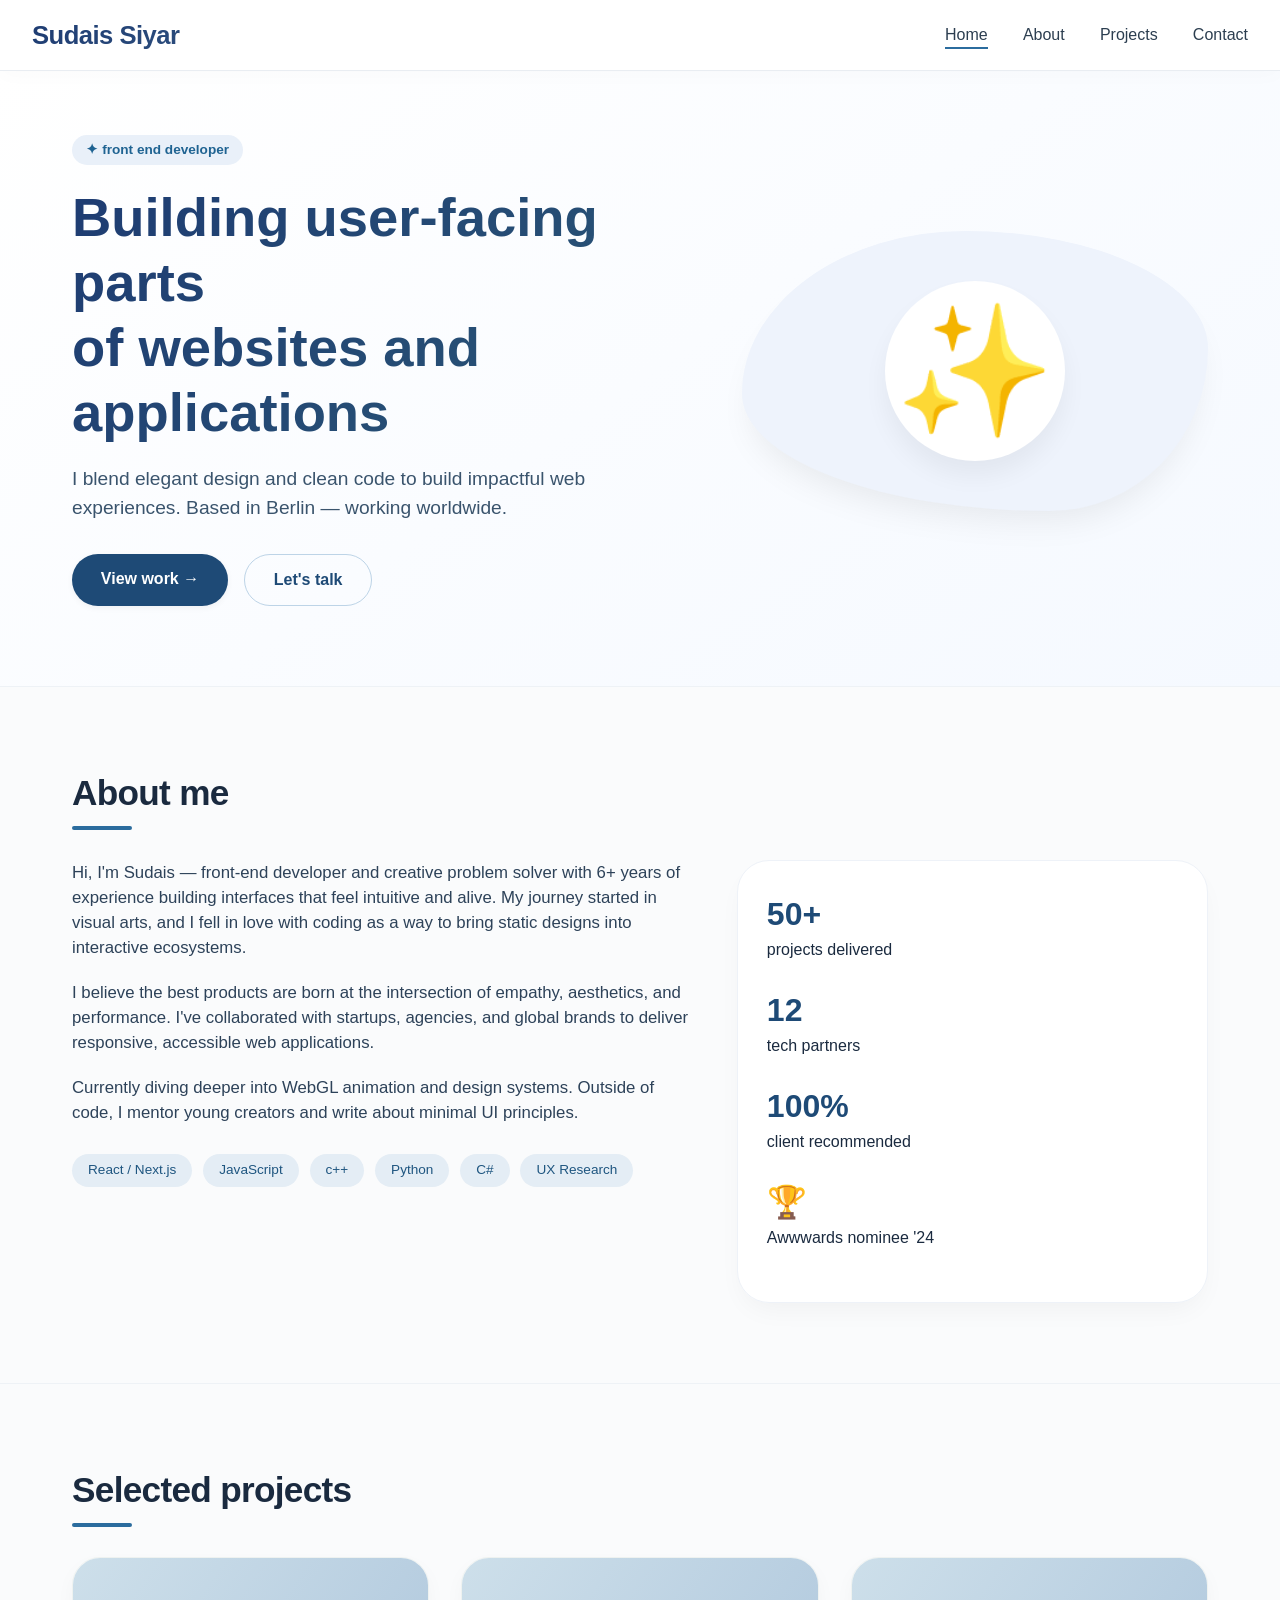
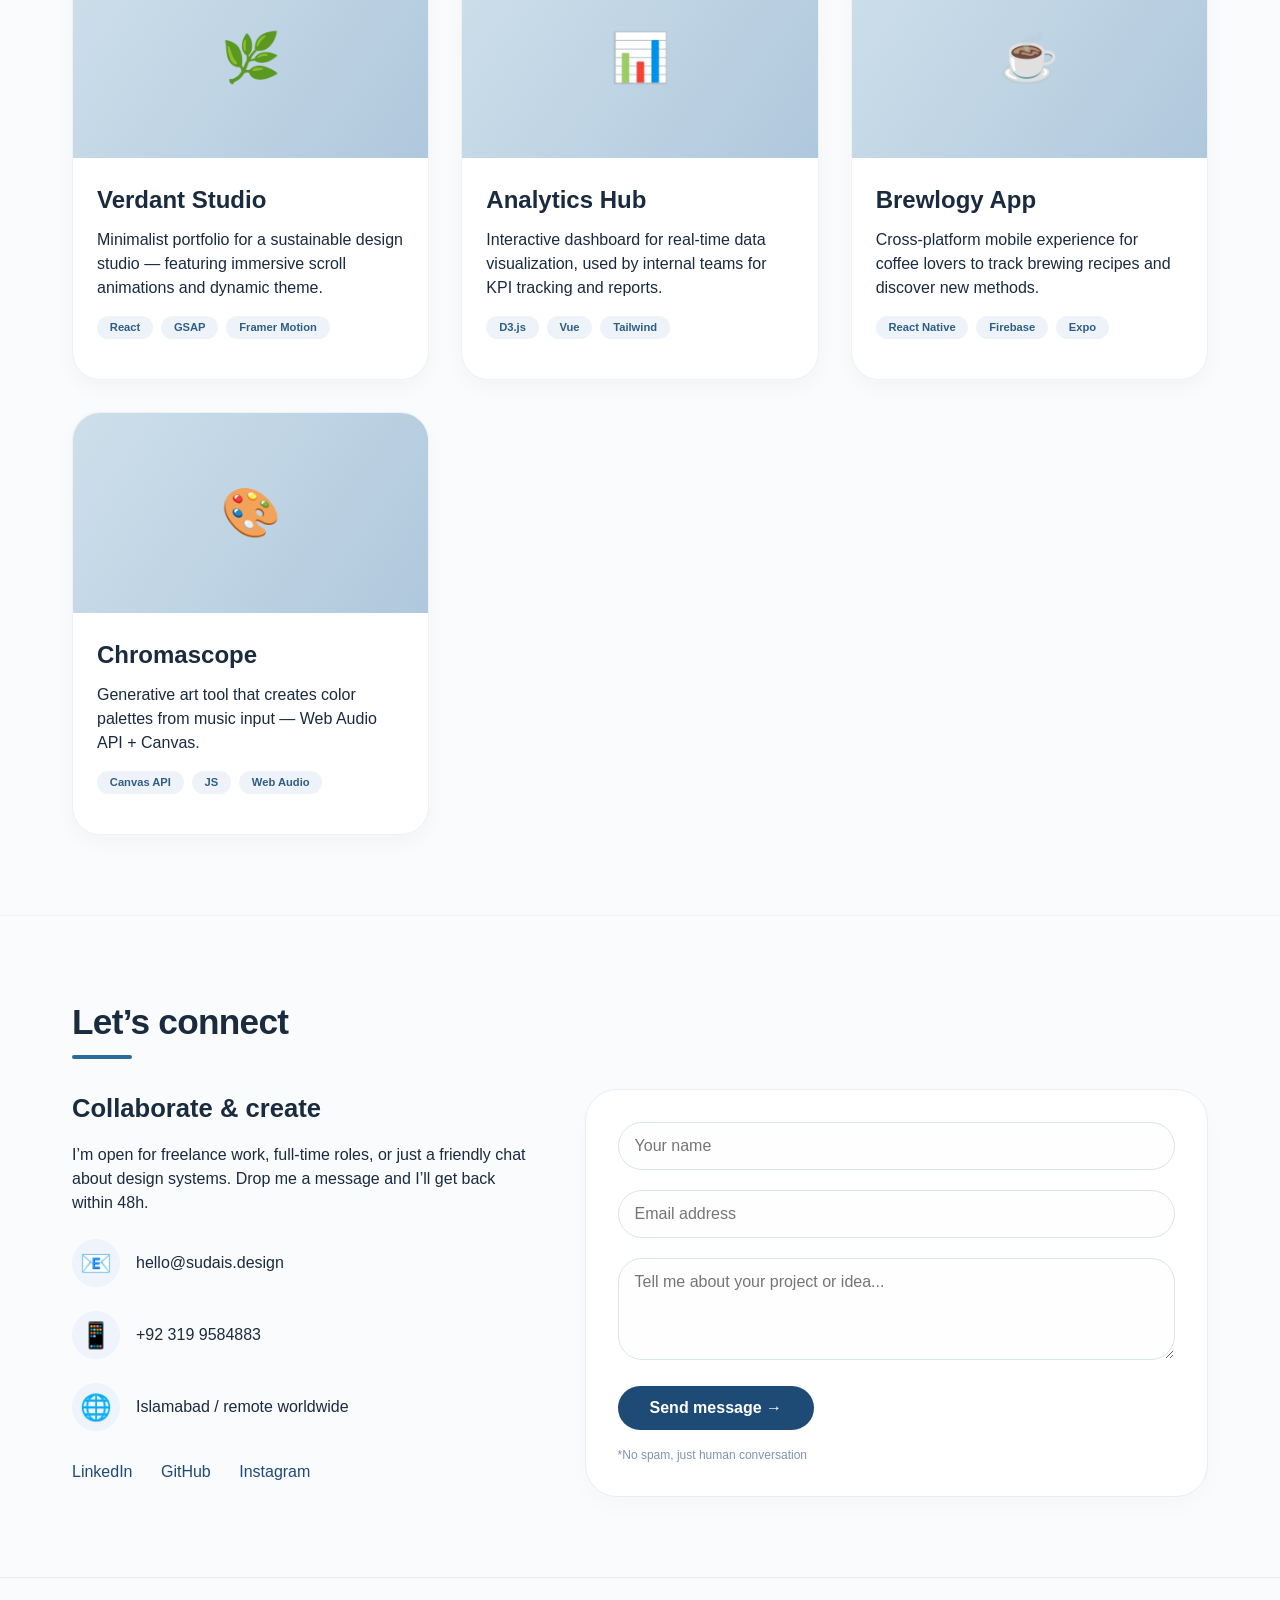
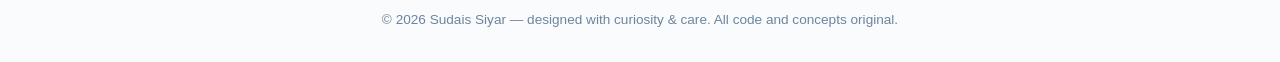
<file: index.html>
<!DOCTYPE html>
<html lang="en">
<head>
  <meta charset="UTF-8">
  <meta name="viewport" content="width=device-width, initial-scale=1.0, viewport-fit=cover">
  <title>sudais siyar | Creative Portfolio</title>
  <link rel="stylesheet" href="style.css">
   
</head>
<body>

<nav class="navbar">
  <div class="nav-container">
    <div class="logo">Sudais Siyar</div>
    <ul class="nav-links">
      <li><a href="#home">Home</a></li>
      <li><a href="#about">About</a></li>
      <li><a href="#projects">Projects</a></li>
      <li><a href="#contact">Contact</a></li>
    </ul>
  </div>
</nav>

<main>
  <section id="home" class="hero section">
    <div class="container">
      <div class="hero-grid">
        <div class="hero-content">
          <span class="hero-badge">✦ front end developer</span>
          <h1>Building user-facing parts<br>of websites and applications</h1>
          <p class="hero-desc">I blend elegant design and clean code to build impactful web experiences. Based in Berlin — working worldwide.</p>
          <div class="btn-group">
            <a href="#projects" class="btn btn-primary">View work →</a>
            <a href="#contact" class="btn btn-outline">Let's talk</a>
          </div>
        </div>
        <div class="hero-visual">
          <div class="avatar-symbol">✨</div>
        </div>
      </div>
    </div>
  </section>

  <!-- PAGE 2: ABOUT -->
  <section id="about" class="section">
    <div class="container">
      <h2 class="section-title">About me</h2>
      <div class="about-flex">
        <div class="about-text">
          <p>Hi, I'm Sudais — front-end developer and creative problem solver with 6+ years of experience building interfaces that feel intuitive and alive. My journey started in visual arts, and I fell in love with coding as a way to bring static designs into interactive ecosystems.</p>
          <p>I believe the best products are born at the intersection of empathy, aesthetics, and performance. I've collaborated with startups, agencies, and global brands to deliver responsive, accessible web applications.</p>
          <p>Currently diving deeper into WebGL animation and design systems. Outside of code, I mentor young creators and write about minimal UI principles.</p>
          <div style="margin-top: 1.5rem;">
            <span class="skill-tag">React / Next.js</span>
            <span class="skill-tag">JavaScript</span>
            <span class="skill-tag">c++</span>
            <span class="skill-tag">Python</span>
            <span class="skill-tag">C#</span>
            <span class="skill-tag">UX Research</span>
          </div>
        </div>
        <div class="about-stats">
          <div class="stat-item">
            <div class="stat-number">50+</div>
            <div>projects delivered</div>
          </div>
          <div class="stat-item">
            <div class="stat-number">12</div>
            <div>tech partners</div>
          </div>
          <div class="stat-item">
            <div class="stat-number">100%</div>
            <div>client recommended</div>
          </div>
          <div class="stat-item">
            <div class="stat-number">🏆</div>
            <div>Awwwards nominee '24</div>
          </div>
        </div>
      </div>
    </div>
  </section>

  <section id="projects" class="section">
    <div class="container">
      <h2 class="section-title">Selected projects</h2>
      <div class="projects-grid">
        <div class="project-card">
          <div class="card-img">🌿</div>
          <div class="card-content">
            <h3>Verdant Studio</h3>
            <p>Minimalist portfolio for a sustainable design studio — featuring immersive scroll animations and dynamic theme.</p>
            <div class="card-tech">
              <span class="tech">React</span>
              <span class="tech">GSAP</span>
              <span class="tech">Framer Motion</span>
            </div>
          </div>
        </div>
        <div class="project-card">
          <div class="card-img">📊</div>
          <div class="card-content">
            <h3>Analytics Hub</h3>
            <p>Interactive dashboard for real-time data visualization, used by internal teams for KPI tracking and reports.</p>
            <div class="card-tech">
              <span class="tech">D3.js</span>
              <span class="tech">Vue</span>
              <span class="tech">Tailwind</span>
            </div>
          </div>
        </div>
        <div class="project-card">
          <div class="card-img">☕</div>
          <div class="card-content">
            <h3>Brewlogy App</h3>
            <p>Cross-platform mobile experience for coffee lovers to track brewing recipes and discover new methods.</p>
            <div class="card-tech">
              <span class="tech">React Native</span>
              <span class="tech">Firebase</span>
              <span class="tech">Expo</span>
            </div>
          </div>
        </div>
        <div class="project-card">
          <div class="card-img">🎨</div>
          <div class="card-content">
            <h3>Chromascope</h3>
            <p>Generative art tool that creates color palettes from music input — Web Audio API + Canvas.</p>
            <div class="card-tech">
              <span class="tech">Canvas API</span>
              <span class="tech">JS</span>
              <span class="tech">Web Audio</span>
            </div>
          </div>
        </div>
      </div>
    </div>
  </section>

  <!-- PAGE 4: CONTACT -->
  <section id="contact" class="section">
    <div class="container">
      <h2 class="section-title">Let’s connect</h2>
      <div class="contact-wrapper">
        <div class="contact-info">
          <h3>Collaborate & create</h3>
          <p>I’m open for freelance work, full-time roles, or just a friendly chat about design systems. Drop me a message and I’ll get back within 48h.</p>
          <div class="contact-detail">
            <div class="contact-icon">📧</div>
            <div>hello@sudais.design</div>
          </div>
          <div class="contact-detail">
            <div class="contact-icon">📱</div>
            <div>+92 319 9584883</div>
          </div>
          <div class="contact-detail">
            <div class="contact-icon">🌐</div>
            <div>Islamabad / remote worldwide</div>
          </div>
          <div style="margin-top: 1.8rem;">
            <a href="#" style="text-decoration: none; margin-right: 1.5rem; color:#1e4a76; font-weight:500;">LinkedIn</a>
            <a href="#" style="text-decoration: none; margin-right: 1.5rem; color:#1e4a76; font-weight:500;">GitHub</a>
            <a href="#" style="text-decoration: none; color:#1e4a76; font-weight:500;">Instagram</a>
          </div>
        </div>
        <div class="contact-form">
          <form id="demo-contact-form" action="#" method="post">
            <div class="form-group">
              <input type="text" placeholder="Your name" required>
            </div>
            <div class="form-group">
              <input type="email" placeholder="Email address" required>
            </div>
            <div class="form-group">
              <textarea rows="4" placeholder="Tell me about your project or idea..."></textarea>
            </div>
            <button type="submit">Send message →</button>
            <p style="font-size: 0.75rem; margin-top: 1rem; color:#7e95af;">*No spam, just human conversation</p>
          </form>
        </div>
      </div>
    </div>
  </section>
</main>

<footer>
  <p>© 2026 Sudais Siyar — designed with curiosity & care. All code and concepts original.</p>
</footer>

<!-- tiny script to handle form alert + smooth active nav -->
<script>
  (function() {
    // simple contact form alert simulation
    const contactForm = document.getElementById('demo-contact-form');
    if(contactForm) {
      contactForm.addEventListener('submit', function(e) {
        e.preventDefault();
        const nameInput = contactForm.querySelector('input[type="text"]');
        const nameVal = nameInput ? nameInput.value.trim() : 'friend';
        alert(`✨ Thanks ${nameVal || 'friend'}! Your message has been sent (demo). I'll reply soon!`);
        contactForm.reset();
      });
    }
  
    // smooth scroll for anchor links + update active state (basic)
    const navLinks = document.querySelectorAll('.nav-links a');
    const sections = document.querySelectorAll('section[id]');
    
    function setActiveLink() {
      let scrollPos = window.scrollY + 100;
      sections.forEach(section => {
        const sectionTop = section.offsetTop;
        const sectionBottom = sectionTop + section.offsetHeight;
        if (scrollPos >= sectionTop && scrollPos < sectionBottom) {
          const currentId = section.getAttribute('id');
          navLinks.forEach(link => {
            link.style.borderBottom = 'none';
            link.style.paddingBottom = '0px';
            if (link.getAttribute('href') === `#${currentId}`) {
              link.style.borderBottom = '2px solid #2b6c9e';
              link.style.paddingBottom = '4px';
            } else {
              link.style.borderBottom = 'none';
            }
          });
        }
      });
    }
    
    window.addEventListener('scroll', setActiveLink);
    window.addEventListener('load', setActiveLink);
    
    // additional smooth scroll for all internal anchor links
    document.querySelectorAll('a[href^="#"]').forEach(anchor => {
      anchor.addEventListener('click', function(e) {
        const targetId = this.getAttribute('href');
        if (targetId === "#") return;
        const targetElement = document.querySelector(targetId);
        if (targetElement) {
          e.preventDefault();
          targetElement.scrollIntoView({
            behavior: 'smooth',
            block: 'start'
          });
          // update url hash without jump
          history.pushState(null, null, targetId);
          setActiveLink();
        }
      });
    });
  })();
</script>
</body>
</html>
</file>
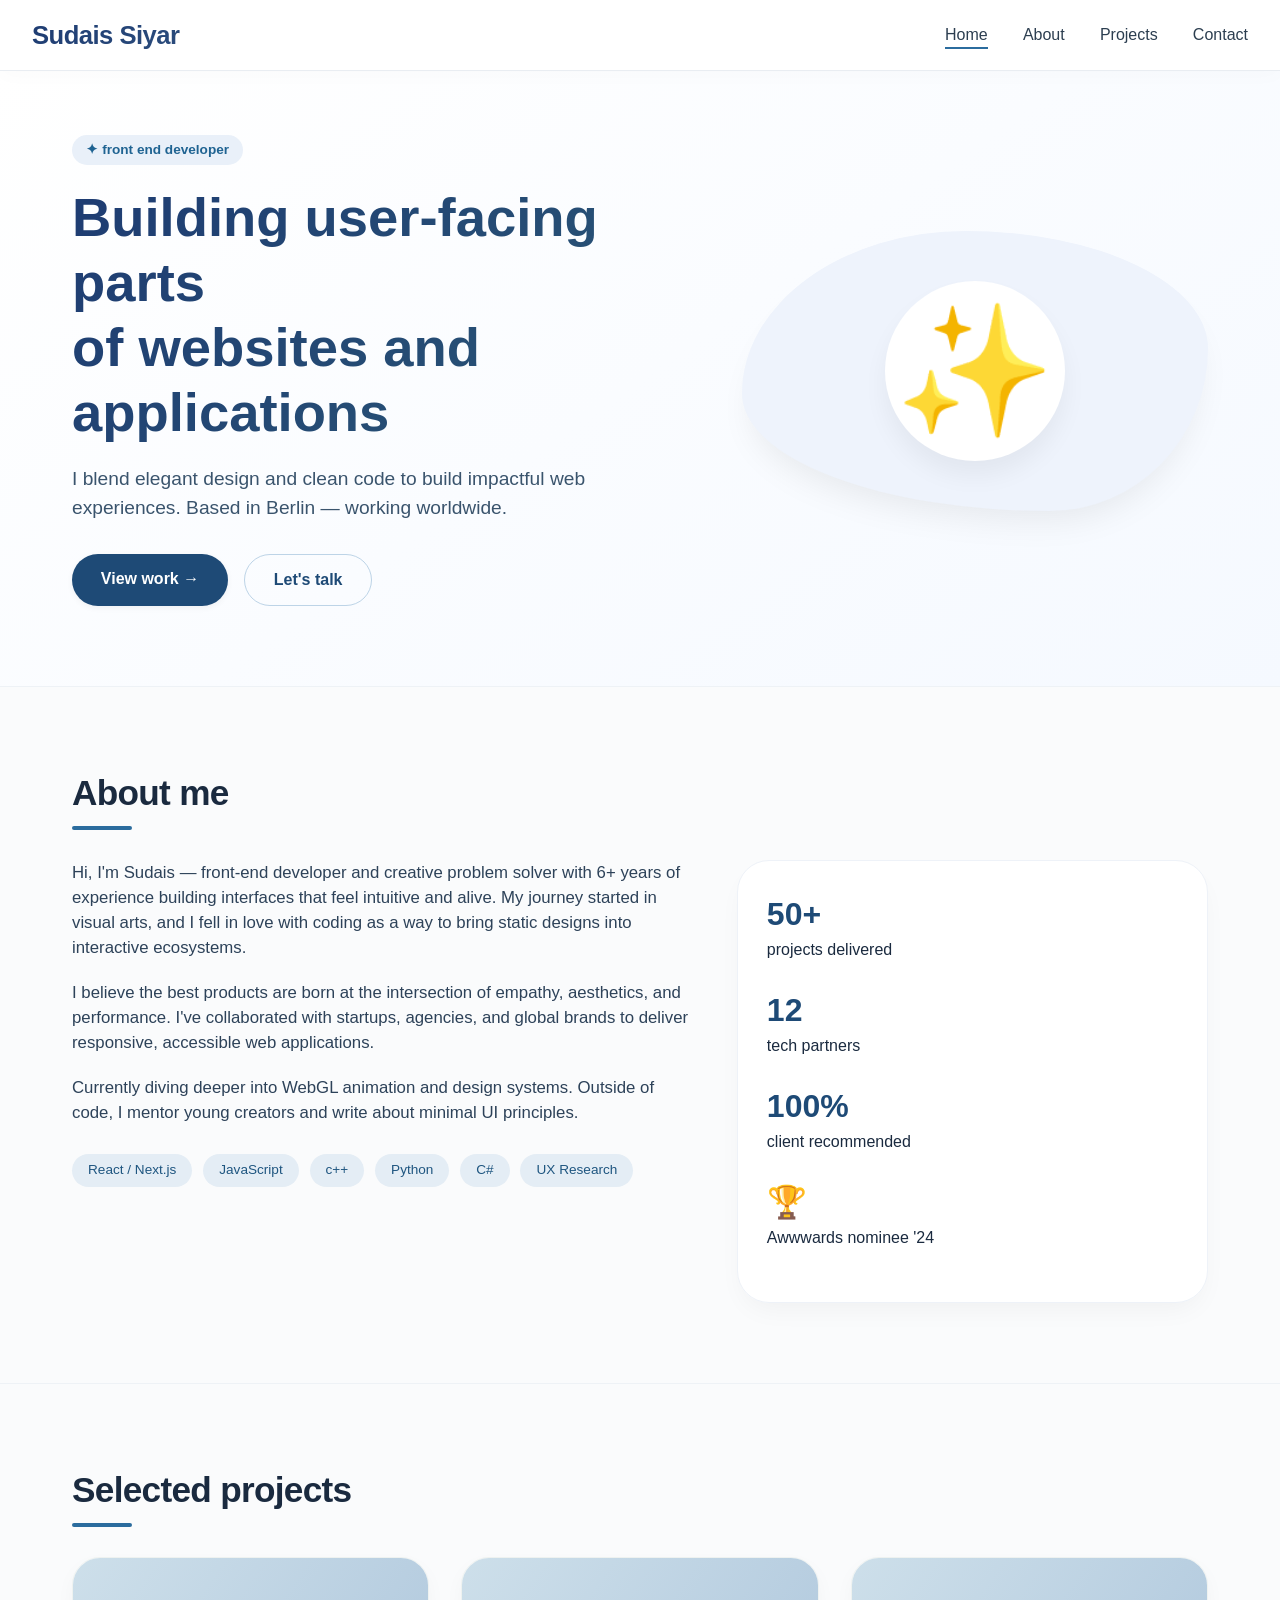
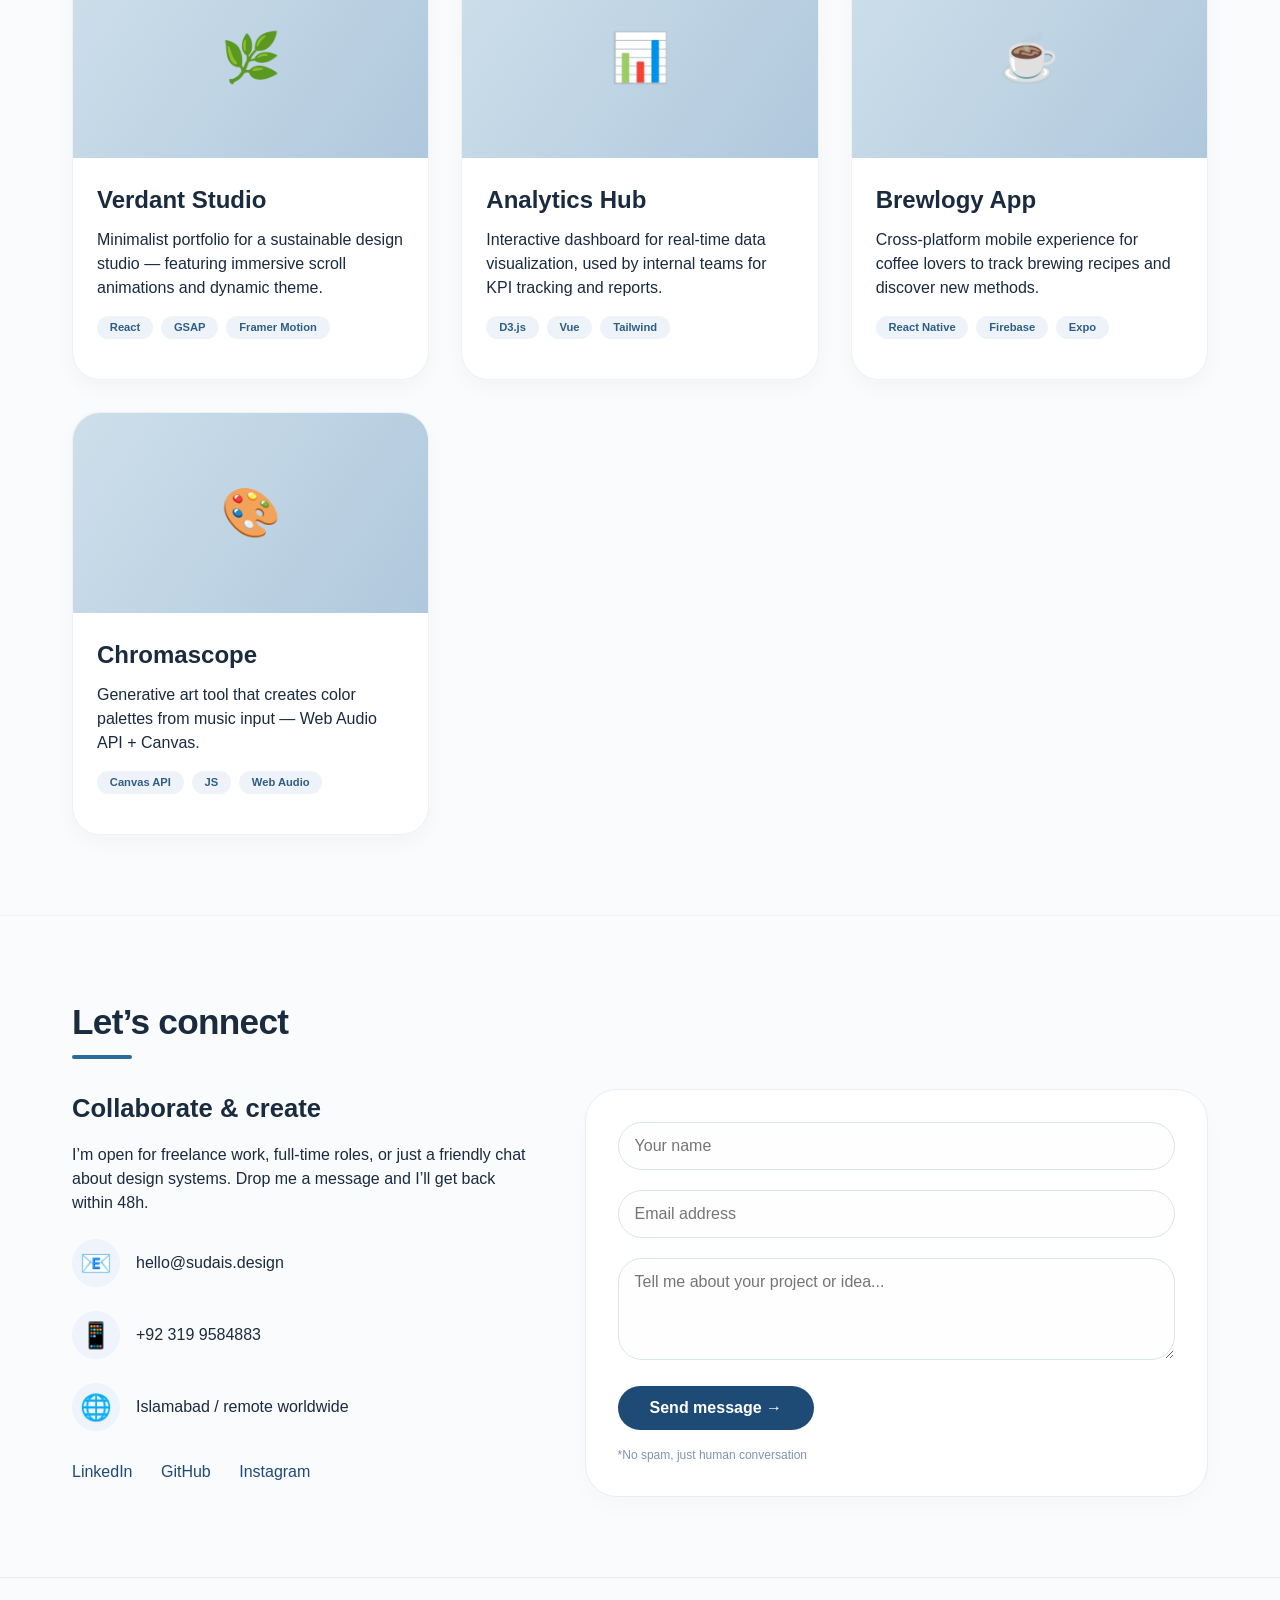
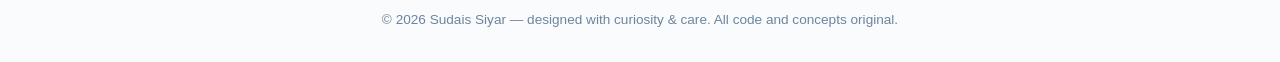
<file: OneDrive - Higher Education Commission/Desktop/project/index.html>
<!DOCTYPE html>
<html lang="en">
<head>
  <meta charset="UTF-8">
  <meta name="viewport" content="width=device-width, initial-scale=1.0, viewport-fit=cover">
  <title>sudais siyar | Creative Portfolio</title>
  <link rel="stylesheet" href="style.css">
   
</head>
<body>

<nav class="navbar">
  <div class="nav-container">
    <div class="logo">Sudais Siyar</div>
    <ul class="nav-links">
      <li><a href="#home">Home</a></li>
      <li><a href="#about">About</a></li>
      <li><a href="#projects">Projects</a></li>
      <li><a href="#contact">Contact</a></li>
    </ul>
  </div>
</nav>

<main>
  <section id="home" class="hero section">
    <div class="container">
      <div class="hero-grid">
        <div class="hero-content">
          <span class="hero-badge">✦ front end developer</span>
          <h1>Building user-facing parts<br>of websites and applications</h1>
          <p class="hero-desc">I blend elegant design and clean code to build impactful web experiences. Based in Berlin — working worldwide.</p>
          <div class="btn-group">
            <a href="#projects" class="btn btn-primary">View work →</a>
            <a href="#contact" class="btn btn-outline">Let's talk</a>
          </div>
        </div>
        <div class="hero-visual">
          <div class="avatar-symbol">✨</div>
        </div>
      </div>
    </div>
  </section>

  <!-- PAGE 2: ABOUT -->
  <section id="about" class="section">
    <div class="container">
      <h2 class="section-title">About me</h2>
      <div class="about-flex">
        <div class="about-text">
          <p>Hi, I'm Sudais — front-end developer and creative problem solver with 6+ years of experience building interfaces that feel intuitive and alive. My journey started in visual arts, and I fell in love with coding as a way to bring static designs into interactive ecosystems.</p>
          <p>I believe the best products are born at the intersection of empathy, aesthetics, and performance. I've collaborated with startups, agencies, and global brands to deliver responsive, accessible web applications.</p>
          <p>Currently diving deeper into WebGL animation and design systems. Outside of code, I mentor young creators and write about minimal UI principles.</p>
          <div style="margin-top: 1.5rem;">
            <span class="skill-tag">React / Next.js</span>
            <span class="skill-tag">JavaScript</span>
            <span class="skill-tag">c++</span>
            <span class="skill-tag">Python</span>
            <span class="skill-tag">C#</span>
            <span class="skill-tag">UX Research</span>
          </div>
        </div>
        <div class="about-stats">
          <div class="stat-item">
            <div class="stat-number">50+</div>
            <div>projects delivered</div>
          </div>
          <div class="stat-item">
            <div class="stat-number">12</div>
            <div>tech partners</div>
          </div>
          <div class="stat-item">
            <div class="stat-number">100%</div>
            <div>client recommended</div>
          </div>
          <div class="stat-item">
            <div class="stat-number">🏆</div>
            <div>Awwwards nominee '24</div>
          </div>
        </div>
      </div>
    </div>
  </section>

  <section id="projects" class="section">
    <div class="container">
      <h2 class="section-title">Selected projects</h2>
      <div class="projects-grid">
        <div class="project-card">
          <div class="card-img">🌿</div>
          <div class="card-content">
            <h3>Verdant Studio</h3>
            <p>Minimalist portfolio for a sustainable design studio — featuring immersive scroll animations and dynamic theme.</p>
            <div class="card-tech">
              <span class="tech">React</span>
              <span class="tech">GSAP</span>
              <span class="tech">Framer Motion</span>
            </div>
          </div>
        </div>
        <div class="project-card">
          <div class="card-img">📊</div>
          <div class="card-content">
            <h3>Analytics Hub</h3>
            <p>Interactive dashboard for real-time data visualization, used by internal teams for KPI tracking and reports.</p>
            <div class="card-tech">
              <span class="tech">D3.js</span>
              <span class="tech">Vue</span>
              <span class="tech">Tailwind</span>
            </div>
          </div>
        </div>
        <div class="project-card">
          <div class="card-img">☕</div>
          <div class="card-content">
            <h3>Brewlogy App</h3>
            <p>Cross-platform mobile experience for coffee lovers to track brewing recipes and discover new methods.</p>
            <div class="card-tech">
              <span class="tech">React Native</span>
              <span class="tech">Firebase</span>
              <span class="tech">Expo</span>
            </div>
          </div>
        </div>
        <div class="project-card">
          <div class="card-img">🎨</div>
          <div class="card-content">
            <h3>Chromascope</h3>
            <p>Generative art tool that creates color palettes from music input — Web Audio API + Canvas.</p>
            <div class="card-tech">
              <span class="tech">Canvas API</span>
              <span class="tech">JS</span>
              <span class="tech">Web Audio</span>
            </div>
          </div>
        </div>
      </div>
    </div>
  </section>

  <!-- PAGE 4: CONTACT -->
  <section id="contact" class="section">
    <div class="container">
      <h2 class="section-title">Let’s connect</h2>
      <div class="contact-wrapper">
        <div class="contact-info">
          <h3>Collaborate & create</h3>
          <p>I’m open for freelance work, full-time roles, or just a friendly chat about design systems. Drop me a message and I’ll get back within 48h.</p>
          <div class="contact-detail">
            <div class="contact-icon">📧</div>
            <div>hello@sudais.design</div>
          </div>
          <div class="contact-detail">
            <div class="contact-icon">📱</div>
            <div>+92 319 9584883</div>
          </div>
          <div class="contact-detail">
            <div class="contact-icon">🌐</div>
            <div>Islamabad / remote worldwide</div>
          </div>
          <div style="margin-top: 1.8rem;">
            <a href="#" style="text-decoration: none; margin-right: 1.5rem; color:#1e4a76; font-weight:500;">LinkedIn</a>
            <a href="#" style="text-decoration: none; margin-right: 1.5rem; color:#1e4a76; font-weight:500;">GitHub</a>
            <a href="#" style="text-decoration: none; color:#1e4a76; font-weight:500;">Instagram</a>
          </div>
        </div>
        <div class="contact-form">
          <form id="demo-contact-form" action="#" method="post">
            <div class="form-group">
              <input type="text" placeholder="Your name" required>
            </div>
            <div class="form-group">
              <input type="email" placeholder="Email address" required>
            </div>
            <div class="form-group">
              <textarea rows="4" placeholder="Tell me about your project or idea..."></textarea>
            </div>
            <button type="submit">Send message →</button>
            <p style="font-size: 0.75rem; margin-top: 1rem; color:#7e95af;">*No spam, just human conversation</p>
          </form>
        </div>
      </div>
    </div>
  </section>
</main>

<footer>
  <p>© 2026 Sudais Siyar — designed with curiosity & care. All code and concepts original.</p>
</footer>

<!-- tiny script to handle form alert + smooth active nav -->
<script>
  (function() {
    // simple contact form alert simulation
    const contactForm = document.getElementById('demo-contact-form');
    if(contactForm) {
      contactForm.addEventListener('submit', function(e) {
        e.preventDefault();
        const nameInput = contactForm.querySelector('input[type="text"]');
        const nameVal = nameInput ? nameInput.value.trim() : 'friend';
        alert(`✨ Thanks ${nameVal || 'friend'}! Your message has been sent (demo). I'll reply soon!`);
        contactForm.reset();
      });
    }
  
    // smooth scroll for anchor links + update active state (basic)
    const navLinks = document.querySelectorAll('.nav-links a');
    const sections = document.querySelectorAll('section[id]');
    
    function setActiveLink() {
      let scrollPos = window.scrollY + 100;
      sections.forEach(section => {
        const sectionTop = section.offsetTop;
        const sectionBottom = sectionTop + section.offsetHeight;
        if (scrollPos >= sectionTop && scrollPos < sectionBottom) {
          const currentId = section.getAttribute('id');
          navLinks.forEach(link => {
            link.style.borderBottom = 'none';
            link.style.paddingBottom = '0px';
            if (link.getAttribute('href') === `#${currentId}`) {
              link.style.borderBottom = '2px solid #2b6c9e';
              link.style.paddingBottom = '4px';
            } else {
              link.style.borderBottom = 'none';
            }
          });
        }
      });
    }
    
    window.addEventListener('scroll', setActiveLink);
    window.addEventListener('load', setActiveLink);
    
    // additional smooth scroll for all internal anchor links
    document.querySelectorAll('a[href^="#"]').forEach(anchor => {
      anchor.addEventListener('click', function(e) {
        const targetId = this.getAttribute('href');
        if (targetId === "#") return;
        const targetElement = document.querySelector(targetId);
        if (targetElement) {
          e.preventDefault();
          targetElement.scrollIntoView({
            behavior: 'smooth',
            block: 'start'
          });
          // update url hash without jump
          history.pushState(null, null, targetId);
          setActiveLink();
        }
      });
    });
  })();
</script>
</body>
</html>
</file>
<file: style.css>
* {
      margin: 0;
      padding: 0;
      box-sizing: border-box;
    }

    body {
      background: #fafbfc;
      font-family: 'Inter', sans-serif;
      color: #1a2a3f;
      line-height: 1.5;
      scroll-behavior: smooth;
    }

    /* container utility */
    .container {
      max-width: 1200px;
      margin: 0 auto;
      padding: 0 2rem;
    }

    /* navigation */
    .navbar {
      background: rgba(255, 255, 255, 0.96);
      backdrop-filter: blur(8px);
      box-shadow: 0 4px 20px rgba(0, 0, 0, 0.02);
      position: sticky;
      top: 0;
      z-index: 100;
      border-bottom: 1px solid #e9edf2;
    }

    .nav-container {
      display: flex;
      justify-content: space-between;
      align-items: center;
      flex-wrap: wrap;
      padding: 1rem 2rem;
      max-width: 1280px;
      margin: 0 auto;
    }

    .logo {
      font-weight: 700;
      font-size: 1.6rem;
      letter-spacing: -0.02em;
      background: linear-gradient(135deg, #1e3c72, #2b4c7c);
      background-clip: text;
      -webkit-background-clip: text;
      color: transparent;
    }

    .nav-links {
      display: flex;
      gap: 2.2rem;
      list-style: none;
    }

    .nav-links a {
      text-decoration: none;
      font-weight: 500;
      color: #2c3e50;
      transition: 0.2s;
      font-size: 1rem;
    }

    .nav-links a:hover {
      color: #2b6c9e;
      border-bottom: 2px solid #2b6c9e;
      padding-bottom: 4px;
    }

    /* section base */
    .section {
      padding: 5rem 0;
      border-bottom: 1px solid #eef2f6;
    }

    .section:last-of-type {
      border-bottom: none;
    }

    .section-title {
      font-size: 2.2rem;
      font-weight: 700;
      margin-bottom: 2.5rem;
      letter-spacing: -0.02em;
      position: relative;
      display: inline-block;
    }

    .section-title::after {
      content: '';
      position: absolute;
      bottom: -10px;
      left: 0;
      width: 60px;
      height: 4px;
      background: #2b6c9e;
      border-radius: 4px;
    }

    /* hero (page 1) */
    .hero {
      background: linear-gradient(145deg, #ffffff 0%, #f5f9ff 100%);
      padding: 4rem 0 5rem 0;
    }

    .hero-grid {
      display: flex;
      flex-wrap: wrap;
      align-items: center;
      gap: 3rem;
      justify-content: space-between;
    }

    .hero-content {
      flex: 1.2;
      min-width: 260px;
    }

    .hero-badge {
      background: #e9f0f9;
      color: #1f6392;
      padding: 0.3rem 0.9rem;
      border-radius: 40px;
      font-size: 0.85rem;
      font-weight: 600;
      display: inline-block;
      margin-bottom: 1.2rem;
    }

    .hero-content h1 {
      font-size: 3.4rem;
      font-weight: 800;
      line-height: 1.2;
      margin-bottom: 1.2rem;
      background: linear-gradient(130deg, #1e3c72, #2b5876);
      background-clip: text;
      -webkit-background-clip: text;
      color: transparent;
    }

    .hero-desc {
      font-size: 1.2rem;
      color: #3a546d;
      margin-bottom: 2rem;
      max-width: 90%;
    }

    .btn-group {
      display: flex;
      gap: 1rem;
      flex-wrap: wrap;
    }

    .btn {
      display: inline-block;
      padding: 0.8rem 1.8rem;
      border-radius: 40px;
      font-weight: 600;
      text-decoration: none;
      transition: all 0.25s;
    }

    .btn-primary {
      background: #1e4a76;
      color: white;
      box-shadow: 0 2px 6px rgba(0,0,0,0.05);
    }

    .btn-primary:hover {
      background: #0f3a5c;
      transform: translateY(-3px);
      box-shadow: 0 12px 20px -12px rgba(0,0,0,0.15);
    }

    .btn-outline {
      border: 1.5px solid #bdd4e7;
      background: transparent;
      color: #1e4a76;
    }

    .btn-outline:hover {
      border-color: #1e4a76;
      background: #f0f6fe;
    }

    .hero-visual {
      flex: 0.9;
      background: #eef3fc;
      border-radius: 48% 52% 34% 66% / 58% 42% 58% 42%;
      min-height: 280px;
      display: flex;
      align-items: center;
      justify-content: center;
      box-shadow: 0 20px 35px -12px rgba(0,0,0,0.08);
    }

    .avatar-symbol {
      font-size: 8rem;
      font-weight: 300;
      background: white;
      width: 180px;
      height: 180px;
      display: flex;
      align-items: center;
      justify-content: center;
      border-radius: 50%;
      box-shadow: 0 15px 25px rgba(0,0,0,0.05);
    }

    /* about page (2) */
    .about-flex {
      display: flex;
      flex-wrap: wrap;
      gap: 3rem;
      align-items: flex-start;
    }

    .about-text {
      flex: 1.5;
    }

    .about-text p {
      margin-bottom: 1.2rem;
      font-size: 1.05rem;
      color: #2d4259;
    }

    .skill-tag {
      display: inline-block;
      background: #e4edf5;
      padding: 0.4rem 1rem;
      border-radius: 30px;
      font-size: 0.85rem;
      font-weight: 500;
      margin: 0.3rem 0.4rem 0.3rem 0;
      color: #1f5680;
    }

    .about-stats {
      flex: 1;
      background: #ffffffea;
      border-radius: 32px;
      padding: 1.8rem;
      box-shadow: 0 12px 28px -8px rgba(0,0,0,0.05);
      border: 1px solid #eef2f8;
    }

    .stat-item {
      margin-bottom: 1.5rem;
    }

    .stat-number {
      font-size: 2rem;
      font-weight: 800;
      color: #1e4a76;
    }

    /* projects page (3) grid */
    .projects-grid {
      display: grid;
      grid-template-columns: repeat(auto-fill, minmax(320px, 1fr));
      gap: 2rem;
    }

    .project-card {
      background: white;
      border-radius: 28px;
      overflow: hidden;
      transition: all 0.3s ease;
      box-shadow: 0 8px 20px rgba(0, 0, 0, 0.03);
      border: 1px solid #eef2f0;
    }

    .project-card:hover {
      transform: translateY(-8px);
      box-shadow: 0 22px 32px -12px rgba(0, 0, 0, 0.12);
      border-color: #cfdfee;
    }

    .card-img {
      height: 200px;
      background: linear-gradient(125deg, #cddfea, #b0c8dd);
      display: flex;
      align-items: center;
      justify-content: center;
      font-size: 3rem;
      color: #2c577c;
    }

    .card-content {
      padding: 1.5rem;
    }

    .card-content h3 {
      font-size: 1.5rem;
      margin-bottom: 0.6rem;
    }

    .card-tech {
      display: flex;
      flex-wrap: wrap;
      gap: 0.5rem;
      margin: 1rem 0;
    }

    .tech {
      background: #eef3fa;
      padding: 0.2rem 0.8rem;
      border-radius: 20px;
      font-size: 0.7rem;
      font-weight: 600;
      color: #2f5d84;
    }

    /* contact page (4) */
    .contact-wrapper {
      display: flex;
      flex-wrap: wrap;
      gap: 3rem;
    }

    .contact-info {
      flex: 1;
    }

    .contact-info h3 {
      font-size: 1.6rem;
      margin-bottom: 1rem;
    }

    .contact-detail {
      display: flex;
      align-items: center;
      gap: 1rem;
      margin: 1.5rem 0;
    }

    .contact-icon {
      font-size: 1.6rem;
      background: #eef3fc;
      width: 48px;
      height: 48px;
      display: flex;
      align-items: center;
      justify-content: center;
      border-radius: 30px;
    }

    .contact-form {
      flex: 1.2;
      background: white;
      padding: 2rem;
      border-radius: 32px;
      box-shadow: 0 10px 25px rgba(0, 0, 0, 0.02);
      border: 1px solid #e9edf2;
    }

    .form-group {
      margin-bottom: 1.2rem;
    }

    input, textarea {
      width: 100%;
      padding: 0.9rem 1rem;
      border: 1px solid #dce5ec;
      border-radius: 24px;
      font-family: inherit;
      font-size: 1rem;
      transition: 0.2s;
      background: #fefefe;
    }

    input:focus, textarea:focus {
      outline: none;
      border-color: #2b6c9e;
      box-shadow: 0 0 0 3px rgba(43,108,158,0.1);
    }

    button {
      background: #1e4a76;
      color: white;
      border: none;
      padding: 0.8rem 2rem;
      border-radius: 40px;
      font-weight: 600;
      font-size: 1rem;
      cursor: pointer;
      transition: 0.2s;
    }

    button:hover {
      background: #0f3a5c;
      transform: scale(0.98);
    }

    footer {
      text-align: center;
      padding: 2rem;
      border-top: 1px solid #e9edf2;
      color: #6b85a0;
      font-size: 0.85rem;
    }

    /* responsive */
    @media (max-width: 780px) {
      .nav-container {
        flex-direction: column;
        gap: 1rem;
      }
      .hero-content h1 {
        font-size: 2.3rem;
      }
      .section {
        padding: 3rem 0;
      }
      .container {
        padding: 0 1.5rem;
      }
      .hero-grid {
        flex-direction: column-reverse;
      }
      .hero-visual {
        width: 100%;
      }
    }
</file>
<file: OneDrive - Higher Education Commission/Desktop/project/style.css>
* {
      margin: 0;
      padding: 0;
      box-sizing: border-box;
    }

    body {
      background: #fafbfc;
      font-family: 'Inter', sans-serif;
      color: #1a2a3f;
      line-height: 1.5;
      scroll-behavior: smooth;
    }

    /* container utility */
    .container {
      max-width: 1200px;
      margin: 0 auto;
      padding: 0 2rem;
    }

    /* navigation */
    .navbar {
      background: rgba(255, 255, 255, 0.96);
      backdrop-filter: blur(8px);
      box-shadow: 0 4px 20px rgba(0, 0, 0, 0.02);
      position: sticky;
      top: 0;
      z-index: 100;
      border-bottom: 1px solid #e9edf2;
    }

    .nav-container {
      display: flex;
      justify-content: space-between;
      align-items: center;
      flex-wrap: wrap;
      padding: 1rem 2rem;
      max-width: 1280px;
      margin: 0 auto;
    }

    .logo {
      font-weight: 700;
      font-size: 1.6rem;
      letter-spacing: -0.02em;
      background: linear-gradient(135deg, #1e3c72, #2b4c7c);
      background-clip: text;
      -webkit-background-clip: text;
      color: transparent;
    }

    .nav-links {
      display: flex;
      gap: 2.2rem;
      list-style: none;
    }

    .nav-links a {
      text-decoration: none;
      font-weight: 500;
      color: #2c3e50;
      transition: 0.2s;
      font-size: 1rem;
    }

    .nav-links a:hover {
      color: #2b6c9e;
      border-bottom: 2px solid #2b6c9e;
      padding-bottom: 4px;
    }

    /* section base */
    .section {
      padding: 5rem 0;
      border-bottom: 1px solid #eef2f6;
    }

    .section:last-of-type {
      border-bottom: none;
    }

    .section-title {
      font-size: 2.2rem;
      font-weight: 700;
      margin-bottom: 2.5rem;
      letter-spacing: -0.02em;
      position: relative;
      display: inline-block;
    }

    .section-title::after {
      content: '';
      position: absolute;
      bottom: -10px;
      left: 0;
      width: 60px;
      height: 4px;
      background: #2b6c9e;
      border-radius: 4px;
    }

    /* hero (page 1) */
    .hero {
      background: linear-gradient(145deg, #ffffff 0%, #f5f9ff 100%);
      padding: 4rem 0 5rem 0;
    }

    .hero-grid {
      display: flex;
      flex-wrap: wrap;
      align-items: center;
      gap: 3rem;
      justify-content: space-between;
    }

    .hero-content {
      flex: 1.2;
      min-width: 260px;
    }

    .hero-badge {
      background: #e9f0f9;
      color: #1f6392;
      padding: 0.3rem 0.9rem;
      border-radius: 40px;
      font-size: 0.85rem;
      font-weight: 600;
      display: inline-block;
      margin-bottom: 1.2rem;
    }

    .hero-content h1 {
      font-size: 3.4rem;
      font-weight: 800;
      line-height: 1.2;
      margin-bottom: 1.2rem;
      background: linear-gradient(130deg, #1e3c72, #2b5876);
      background-clip: text;
      -webkit-background-clip: text;
      color: transparent;
    }

    .hero-desc {
      font-size: 1.2rem;
      color: #3a546d;
      margin-bottom: 2rem;
      max-width: 90%;
    }

    .btn-group {
      display: flex;
      gap: 1rem;
      flex-wrap: wrap;
    }

    .btn {
      display: inline-block;
      padding: 0.8rem 1.8rem;
      border-radius: 40px;
      font-weight: 600;
      text-decoration: none;
      transition: all 0.25s;
    }

    .btn-primary {
      background: #1e4a76;
      color: white;
      box-shadow: 0 2px 6px rgba(0,0,0,0.05);
    }

    .btn-primary:hover {
      background: #0f3a5c;
      transform: translateY(-3px);
      box-shadow: 0 12px 20px -12px rgba(0,0,0,0.15);
    }

    .btn-outline {
      border: 1.5px solid #bdd4e7;
      background: transparent;
      color: #1e4a76;
    }

    .btn-outline:hover {
      border-color: #1e4a76;
      background: #f0f6fe;
    }

    .hero-visual {
      flex: 0.9;
      background: #eef3fc;
      border-radius: 48% 52% 34% 66% / 58% 42% 58% 42%;
      min-height: 280px;
      display: flex;
      align-items: center;
      justify-content: center;
      box-shadow: 0 20px 35px -12px rgba(0,0,0,0.08);
    }

    .avatar-symbol {
      font-size: 8rem;
      font-weight: 300;
      background: white;
      width: 180px;
      height: 180px;
      display: flex;
      align-items: center;
      justify-content: center;
      border-radius: 50%;
      box-shadow: 0 15px 25px rgba(0,0,0,0.05);
    }

    /* about page (2) */
    .about-flex {
      display: flex;
      flex-wrap: wrap;
      gap: 3rem;
      align-items: flex-start;
    }

    .about-text {
      flex: 1.5;
    }

    .about-text p {
      margin-bottom: 1.2rem;
      font-size: 1.05rem;
      color: #2d4259;
    }

    .skill-tag {
      display: inline-block;
      background: #e4edf5;
      padding: 0.4rem 1rem;
      border-radius: 30px;
      font-size: 0.85rem;
      font-weight: 500;
      margin: 0.3rem 0.4rem 0.3rem 0;
      color: #1f5680;
    }

    .about-stats {
      flex: 1;
      background: #ffffffea;
      border-radius: 32px;
      padding: 1.8rem;
      box-shadow: 0 12px 28px -8px rgba(0,0,0,0.05);
      border: 1px solid #eef2f8;
    }

    .stat-item {
      margin-bottom: 1.5rem;
    }

    .stat-number {
      font-size: 2rem;
      font-weight: 800;
      color: #1e4a76;
    }

    /* projects page (3) grid */
    .projects-grid {
      display: grid;
      grid-template-columns: repeat(auto-fill, minmax(320px, 1fr));
      gap: 2rem;
    }

    .project-card {
      background: white;
      border-radius: 28px;
      overflow: hidden;
      transition: all 0.3s ease;
      box-shadow: 0 8px 20px rgba(0, 0, 0, 0.03);
      border: 1px solid #eef2f0;
    }

    .project-card:hover {
      transform: translateY(-8px);
      box-shadow: 0 22px 32px -12px rgba(0, 0, 0, 0.12);
      border-color: #cfdfee;
    }

    .card-img {
      height: 200px;
      background: linear-gradient(125deg, #cddfea, #b0c8dd);
      display: flex;
      align-items: center;
      justify-content: center;
      font-size: 3rem;
      color: #2c577c;
    }

    .card-content {
      padding: 1.5rem;
    }

    .card-content h3 {
      font-size: 1.5rem;
      margin-bottom: 0.6rem;
    }

    .card-tech {
      display: flex;
      flex-wrap: wrap;
      gap: 0.5rem;
      margin: 1rem 0;
    }

    .tech {
      background: #eef3fa;
      padding: 0.2rem 0.8rem;
      border-radius: 20px;
      font-size: 0.7rem;
      font-weight: 600;
      color: #2f5d84;
    }

    /* contact page (4) */
    .contact-wrapper {
      display: flex;
      flex-wrap: wrap;
      gap: 3rem;
    }

    .contact-info {
      flex: 1;
    }

    .contact-info h3 {
      font-size: 1.6rem;
      margin-bottom: 1rem;
    }

    .contact-detail {
      display: flex;
      align-items: center;
      gap: 1rem;
      margin: 1.5rem 0;
    }

    .contact-icon {
      font-size: 1.6rem;
      background: #eef3fc;
      width: 48px;
      height: 48px;
      display: flex;
      align-items: center;
      justify-content: center;
      border-radius: 30px;
    }

    .contact-form {
      flex: 1.2;
      background: white;
      padding: 2rem;
      border-radius: 32px;
      box-shadow: 0 10px 25px rgba(0, 0, 0, 0.02);
      border: 1px solid #e9edf2;
    }

    .form-group {
      margin-bottom: 1.2rem;
    }

    input, textarea {
      width: 100%;
      padding: 0.9rem 1rem;
      border: 1px solid #dce5ec;
      border-radius: 24px;
      font-family: inherit;
      font-size: 1rem;
      transition: 0.2s;
      background: #fefefe;
    }

    input:focus, textarea:focus {
      outline: none;
      border-color: #2b6c9e;
      box-shadow: 0 0 0 3px rgba(43,108,158,0.1);
    }

    button {
      background: #1e4a76;
      color: white;
      border: none;
      padding: 0.8rem 2rem;
      border-radius: 40px;
      font-weight: 600;
      font-size: 1rem;
      cursor: pointer;
      transition: 0.2s;
    }

    button:hover {
      background: #0f3a5c;
      transform: scale(0.98);
    }

    footer {
      text-align: center;
      padding: 2rem;
      border-top: 1px solid #e9edf2;
      color: #6b85a0;
      font-size: 0.85rem;
    }

    /* responsive */
    @media (max-width: 780px) {
      .nav-container {
        flex-direction: column;
        gap: 1rem;
      }
      .hero-content h1 {
        font-size: 2.3rem;
      }
      .section {
        padding: 3rem 0;
      }
      .container {
        padding: 0 1.5rem;
      }
      .hero-grid {
        flex-direction: column-reverse;
      }
      .hero-visual {
        width: 100%;
      }
    }
</file>
